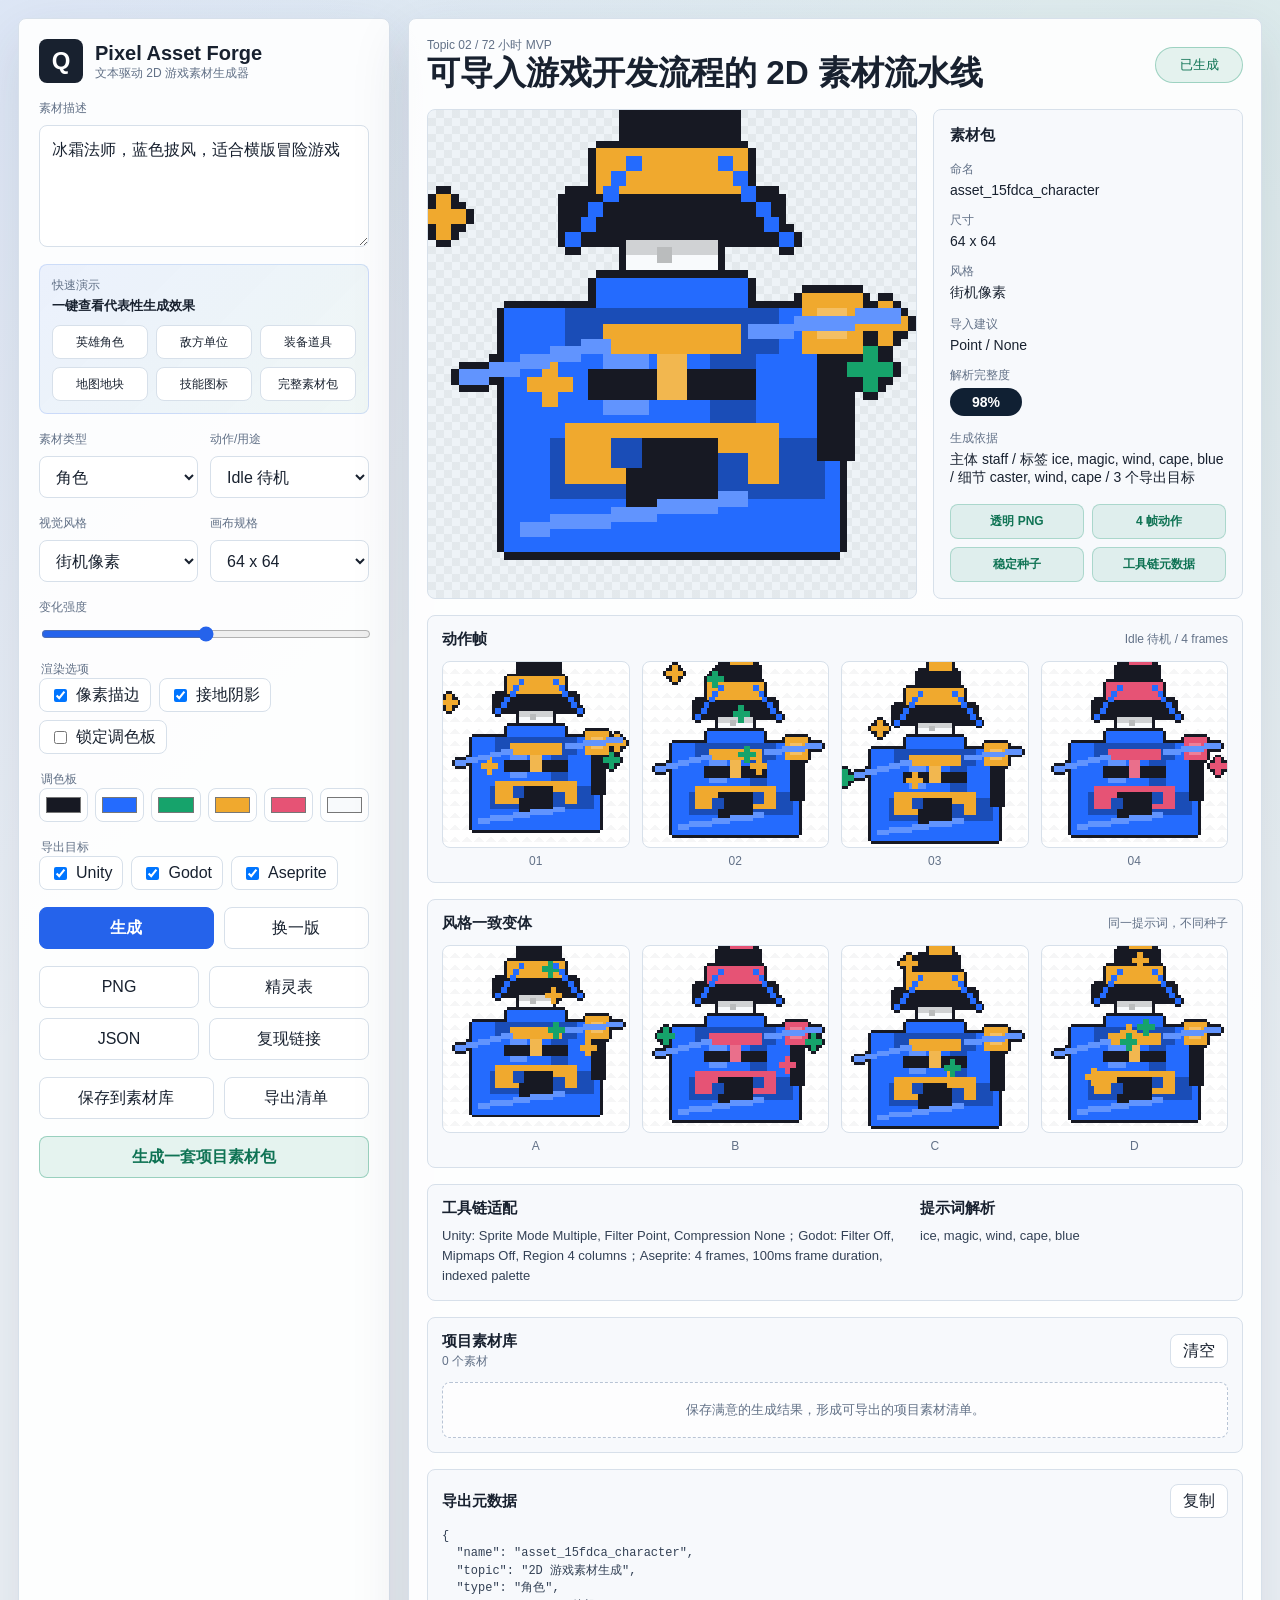
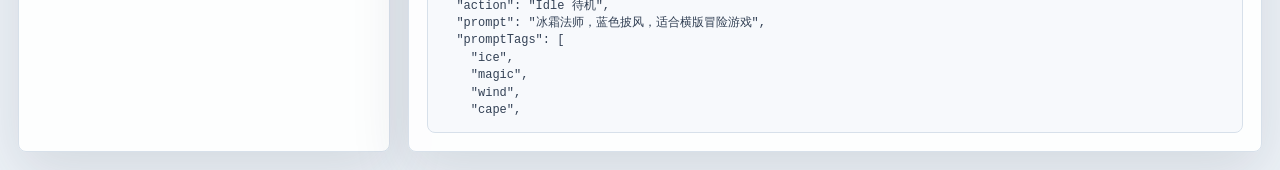
<file: index.html>
<!doctype html>
<html lang="zh-CN">
  <head>
    <meta charset="UTF-8" />
    <meta name="viewport" content="width=device-width, initial-scale=1.0" />
    <title>七牛云训练营 - Pixel Asset Forge</title>
    <link rel="stylesheet" href="./styles.css" />
  </head>
  <body>
    <main class="app-shell">
      <aside class="control-panel" aria-label="生成参数">
        <div class="brand">
          <span class="brand-mark">Q</span>
          <div>
            <h1>Pixel Asset Forge</h1>
            <p>文本驱动 2D 游戏素材生成器</p>
          </div>
        </div>

        <label class="field">
          <span>素材描述</span>
          <textarea id="prompt" rows="4" maxlength="180">冰霜法师，蓝色披风，适合横版冒险游戏</textarea>
        </label>

        <section class="demo-panel" aria-label="高质量演示案例">
          <div class="mini-section-head">
            <span>快速演示</span>
            <strong>一键查看代表性生成效果</strong>
          </div>
          <div class="demo-grid">
            <button type="button" data-demo="hero">英雄角色</button>
            <button type="button" data-demo="enemy">敌方单位</button>
            <button type="button" data-demo="weapon">装备道具</button>
            <button type="button" data-demo="tile">地图地块</button>
            <button type="button" data-demo="ui">技能图标</button>
            <button type="button" data-demo="pack">完整素材包</button>
          </div>
        </section>

        <div class="grid-two">
          <label class="field">
            <span>素材类型</span>
            <select id="assetType">
              <option value="character">角色</option>
              <option value="item">道具</option>
              <option value="tile">地块</option>
              <option value="ui">UI 图标</option>
            </select>
          </label>

          <label class="field">
            <span>动作/用途</span>
            <select id="actionMode">
              <option value="idle">Idle 待机</option>
              <option value="run">Run 奔跑</option>
              <option value="attack">Attack 攻击</option>
              <option value="hit">Hit 受击</option>
            </select>
          </label>
        </div>

        <div class="grid-two">
          <label class="field">
            <span>视觉风格</span>
            <select id="stylePreset">
              <option value="arcade">街机像素</option>
              <option value="fantasy">奇幻冒险</option>
              <option value="sciFi">科幻霓虹</option>
              <option value="cozy">温暖手作</option>
              <option value="forest">森林童话</option>
            </select>
          </label>

          <label class="field">
            <span>画布规格</span>
            <select id="size">
              <option value="32">32 x 32</option>
              <option value="48">48 x 48</option>
              <option value="64" selected>64 x 64</option>
              <option value="96">96 x 96</option>
            </select>
          </label>
        </div>

        <label class="field">
          <span>变化强度</span>
          <input id="variance" type="range" min="1" max="9" value="5" />
        </label>

        <fieldset class="field">
          <legend>渲染选项</legend>
          <div class="chip-row" role="group" aria-label="渲染选项">
            <label><input type="checkbox" id="outline" checked /> 像素描边</label>
            <label><input type="checkbox" id="shadow" checked /> 接地阴影</label>
            <label><input type="checkbox" id="paletteLock" /> 锁定调色板</label>
          </div>
        </fieldset>

        <fieldset class="field">
          <legend>调色板</legend>
          <div class="palette-editor" aria-label="调色板颜色">
            <input id="color0" type="color" aria-label="暗部色" />
            <input id="color1" type="color" aria-label="主色" />
            <input id="color2" type="color" aria-label="辅色" />
            <input id="color3" type="color" aria-label="高光色" />
            <input id="color4" type="color" aria-label="强调色" />
            <input id="color5" type="color" aria-label="浅色" />
          </div>
        </fieldset>

        <fieldset class="field">
          <legend>导出目标</legend>
          <div class="chip-row" role="group" aria-label="导出目标">
            <label><input type="checkbox" id="targetUnity" checked /> Unity</label>
            <label><input type="checkbox" id="targetGodot" checked /> Godot</label>
            <label><input type="checkbox" id="targetAseprite" checked /> Aseprite</label>
          </div>
        </fieldset>

        <div class="button-row">
          <button id="generateBtn" class="primary" type="button">生成</button>
          <button id="randomBtn" type="button">换一版</button>
        </div>

        <div class="button-grid">
          <button id="downloadPngBtn" type="button">PNG</button>
          <button id="downloadSheetBtn" type="button">精灵表</button>
          <button id="downloadMetaBtn" type="button">JSON</button>
          <button id="copyLinkBtn" type="button">复现链接</button>
        </div>

        <div class="button-row">
          <button id="saveLibraryBtn" type="button">保存到素材库</button>
          <button id="downloadLibraryBtn" type="button">导出清单</button>
        </div>

        <button id="generatePackBtn" class="secondary-action" type="button">生成一套项目素材包</button>
      </aside>

      <section class="workbench" aria-label="素材预览">
        <header class="topbar">
          <div>
            <p class="eyebrow">Topic 02 / 72 小时 MVP</p>
            <h2>可导入游戏开发流程的 2D 素材流水线</h2>
          </div>
          <div class="status-pill" id="statusText">已就绪</div>
        </header>

        <section class="preview-layout">
          <div class="preview-stage">
            <canvas id="mainCanvas" width="512" height="512" aria-label="生成结果"></canvas>
          </div>

          <aside class="inspector" aria-label="素材信息">
            <h3>素材包</h3>
            <dl>
              <div>
                <dt>命名</dt>
                <dd id="assetName">frost_mage_character</dd>
              </div>
              <div>
                <dt>尺寸</dt>
                <dd id="assetSize">64 x 64</dd>
              </div>
              <div>
                <dt>风格</dt>
                <dd id="assetStyle">街机像素</dd>
              </div>
              <div>
                <dt>导入建议</dt>
                <dd id="importHint">Point Filter / No Compression</dd>
              </div>
              <div>
                <dt>解析完整度</dt>
                <dd><span id="matchScore" class="score-badge">--</span></dd>
              </div>
              <div>
                <dt>生成依据</dt>
                <dd id="semanticSummary">等待生成</dd>
              </div>
            </dl>
            <div class="quality-grid" aria-label="质量指标">
              <span id="qualityPng">透明 PNG</span>
              <span id="qualityFrames">4 帧动作</span>
              <span id="qualitySeed">稳定种子</span>
              <span id="qualityMeta">工具链元数据</span>
            </div>
          </aside>
        </section>

        <section class="strip-section" aria-label="动作帧">
          <div class="section-head">
            <h3>动作帧</h3>
            <span id="frameLabel">Idle / 4 frames</span>
          </div>
          <div class="canvas-strip">
            <figure>
              <canvas class="motion" width="128" height="128"></canvas>
              <figcaption>01</figcaption>
            </figure>
            <figure>
              <canvas class="motion" width="128" height="128"></canvas>
              <figcaption>02</figcaption>
            </figure>
            <figure>
              <canvas class="motion" width="128" height="128"></canvas>
              <figcaption>03</figcaption>
            </figure>
            <figure>
              <canvas class="motion" width="128" height="128"></canvas>
              <figcaption>04</figcaption>
            </figure>
          </div>
        </section>

        <section class="strip-section" aria-label="生成变体">
          <div class="section-head">
            <h3>风格一致变体</h3>
            <span>同一提示词，不同种子</span>
          </div>
          <div class="canvas-strip">
            <figure>
              <canvas class="variant" width="128" height="128"></canvas>
              <figcaption>A</figcaption>
            </figure>
            <figure>
              <canvas class="variant" width="128" height="128"></canvas>
              <figcaption>B</figcaption>
            </figure>
            <figure>
              <canvas class="variant" width="128" height="128"></canvas>
              <figcaption>C</figcaption>
            </figure>
            <figure>
              <canvas class="variant" width="128" height="128"></canvas>
              <figcaption>D</figcaption>
            </figure>
          </div>
        </section>

        <section class="workflow-panel" aria-label="工作流适配">
          <div>
            <h3>工具链适配</h3>
            <p id="workflowText">Unity / Godot / Aseprite：像素过滤、无压缩、精灵表 4 列。</p>
          </div>
          <div>
            <h3>提示词解析</h3>
            <p id="promptTags">ice, mage, cape</p>
          </div>
        </section>

        <section class="library-panel" aria-label="项目素材库">
          <div class="section-head">
            <div>
              <h3>项目素材库</h3>
              <span id="libraryCount">0 assets</span>
            </div>
            <button id="clearLibraryBtn" type="button">清空</button>
          </div>
          <div class="library-grid" id="libraryGrid">
            <p class="empty-state">保存满意的生成结果，形成可导出的项目素材清单。</p>
          </div>
        </section>

        <section class="metadata-panel">
          <div class="section-head">
            <h3>导出元数据</h3>
            <button id="copyMetaBtn" type="button">复制</button>
          </div>
          <pre id="metadataOutput"></pre>
        </section>
      </section>
    </main>

    <script src="./app.js"></script>
  </body>
</html>
</file>
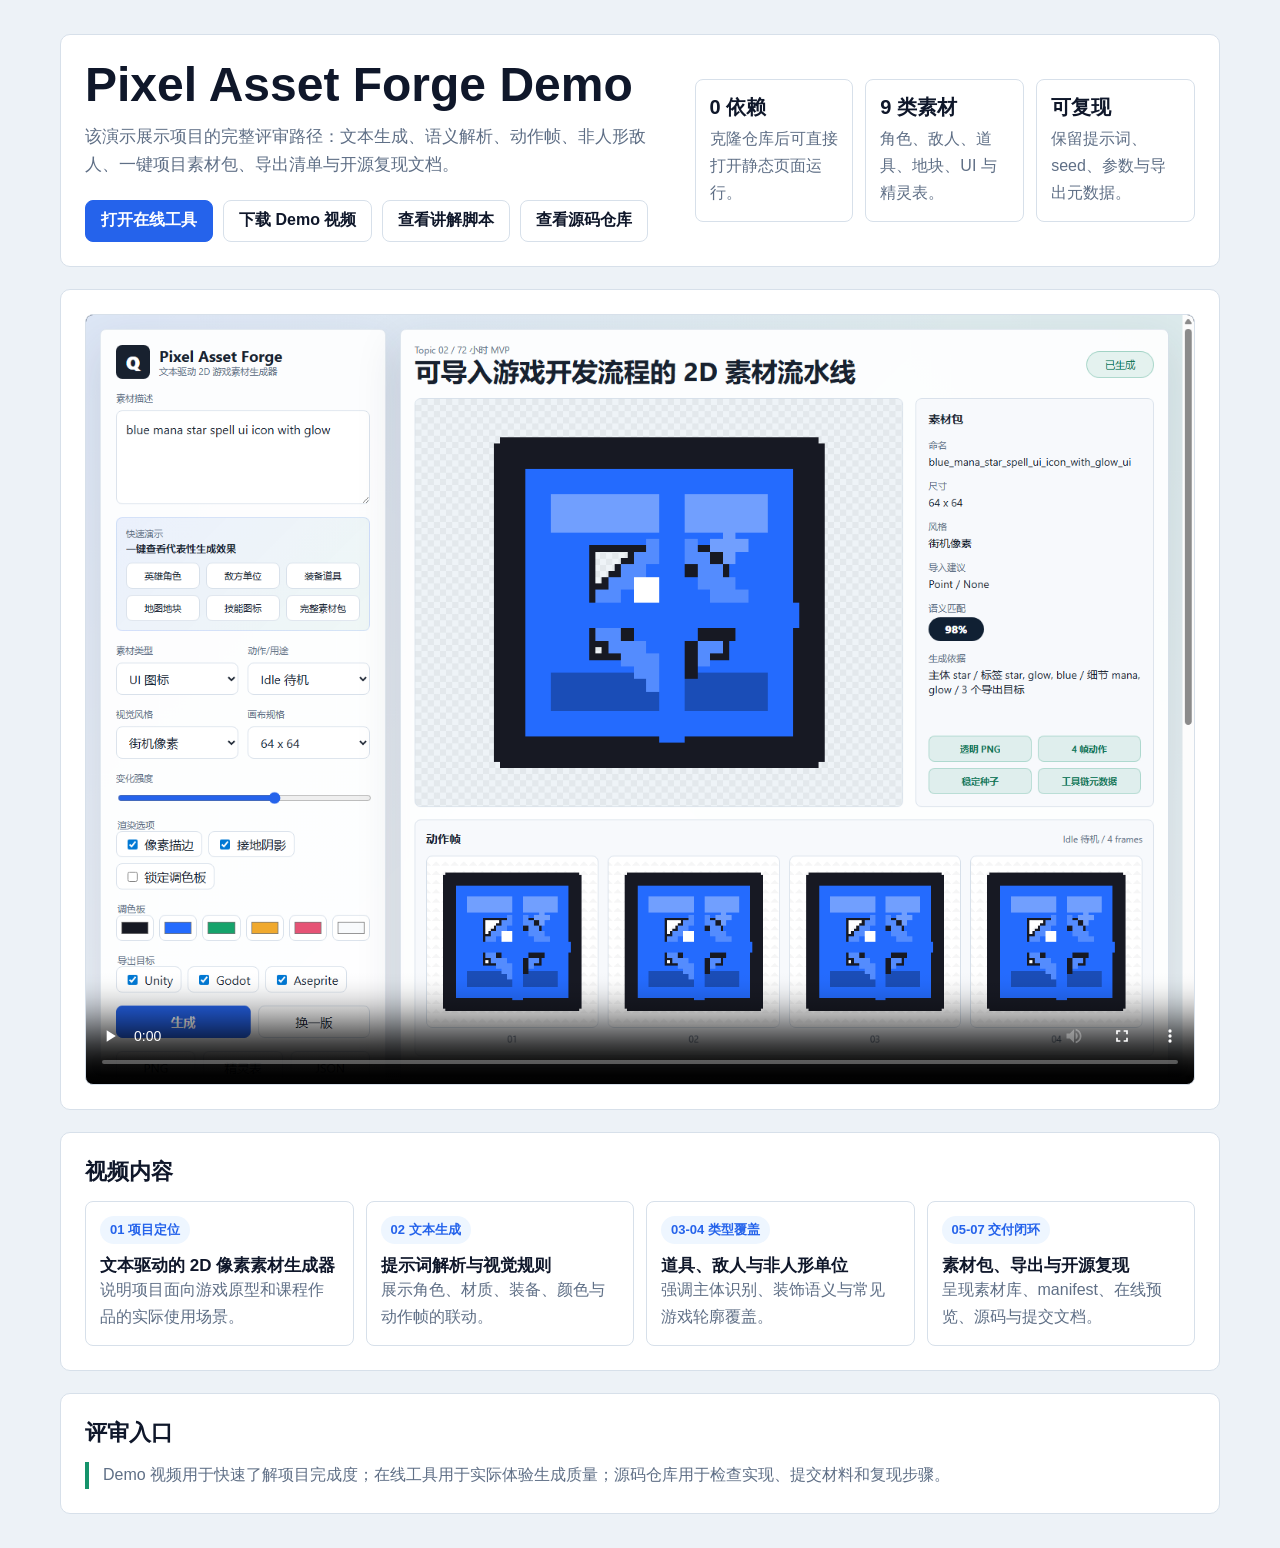
<file: demo/index.html>
<!doctype html>
<html lang="zh-CN">
  <head>
    <meta charset="UTF-8" />
    <meta name="viewport" content="width=device-width, initial-scale=1.0" />
    <title>Pixel Asset Forge Demo</title>
    <style>
      :root {
        color-scheme: light;
        --ink: #0f172a;
        --muted: #5f6f86;
        --line: #d7e0ea;
        --blue: #2563eb;
        --green: #15936b;
        --surface: #ffffff;
        --page: #edf2f7;
      }

      * {
        box-sizing: border-box;
      }

      body {
        margin: 0;
        background: var(--page);
        color: var(--ink);
        font-family: "Segoe UI", "PingFang SC", "Microsoft YaHei", Arial, sans-serif;
      }

      main {
        display: grid;
        gap: 22px;
        width: min(1160px, calc(100% - 32px));
        margin: 0 auto;
        padding: 34px 0;
      }

      header,
      section {
        border: 1px solid var(--line);
        border-radius: 10px;
        background: var(--surface);
        padding: 24px;
      }

      .hero {
        display: grid;
        grid-template-columns: minmax(0, 1.08fr) minmax(280px, 0.92fr);
        gap: 22px;
        align-items: center;
      }

      h1,
      h2,
      h3,
      p {
        margin: 0;
      }

      h1 {
        max-width: 760px;
        font-size: clamp(30px, 4vw, 48px);
        line-height: 1.08;
      }

      h2 {
        font-size: 22px;
      }

      h3 {
        font-size: 17px;
      }

      p {
        color: var(--muted);
        line-height: 1.68;
      }

      .lead {
        margin-top: 12px;
        max-width: 760px;
        font-size: 17px;
      }

      video {
        display: block;
        width: 100%;
        border: 1px solid var(--line);
        border-radius: 8px;
        background: #0f172a;
      }

      .actions {
        display: flex;
        flex-wrap: wrap;
        gap: 10px;
        margin-top: 20px;
      }

      a {
        color: inherit;
      }

      .button {
        display: inline-flex;
        align-items: center;
        justify-content: center;
        min-height: 42px;
        border: 1px solid var(--line);
        border-radius: 8px;
        padding: 0 15px;
        text-decoration: none;
        font-weight: 800;
      }

      .primary {
        border-color: var(--blue);
        background: var(--blue);
        color: #fff;
      }

      .metric-grid,
      .chapter-grid {
        display: grid;
        gap: 12px;
      }

      .metric-grid {
        grid-template-columns: repeat(3, minmax(0, 1fr));
      }

      .chapter-grid {
        grid-template-columns: repeat(4, minmax(0, 1fr));
      }

      .metric,
      .chapter {
        border: 1px solid var(--line);
        border-radius: 8px;
        padding: 14px;
      }

      .metric strong {
        display: block;
        margin-bottom: 5px;
        font-size: 20px;
      }

      .chapter span {
        display: inline-flex;
        align-items: center;
        min-height: 28px;
        margin-bottom: 10px;
        border-radius: 999px;
        background: #eef6ff;
        color: var(--blue);
        padding: 0 10px;
        font-size: 13px;
        font-weight: 800;
      }

      .section-title {
        margin-bottom: 14px;
      }

      .repo-note {
        border-left: 4px solid var(--green);
        padding-left: 14px;
      }

      @media (max-width: 880px) {
        .hero,
        .metric-grid,
        .chapter-grid {
          grid-template-columns: 1fr;
        }
      }
    </style>
  </head>
  <body>
    <main>
      <header class="hero">
        <div>
          <h1>Pixel Asset Forge Demo</h1>
          <p class="lead">
            该演示展示项目的完整评审路径：文本生成、语义解析、动作帧、非人形敌人、一键项目素材包、导出清单与开源复现文档。
          </p>
          <div class="actions">
            <a class="button primary" href="../">打开在线工具</a>
            <a class="button" href="./demo.webm">下载 Demo 视频</a>
            <a class="button" href="../docs/DEMO_SCRIPT.md">查看讲解脚本</a>
            <a class="button" href="https://github.com/yuanlecheng/qiniu-pixel-asset-forge">查看源码仓库</a>
          </div>
        </div>
        <div class="metric-grid" aria-label="项目交付概览">
          <div class="metric">
            <strong>0 依赖</strong>
            <p>克隆仓库后可直接打开静态页面运行。</p>
          </div>
          <div class="metric">
            <strong>9 类素材</strong>
            <p>角色、敌人、道具、地块、UI 与精灵表。</p>
          </div>
          <div class="metric">
            <strong>可复现</strong>
            <p>保留提示词、seed、参数与导出元数据。</p>
          </div>
        </div>
      </header>

      <section>
        <video controls preload="metadata" poster="../docs/assets/preview-main.png">
          <source src="./demo.webm" type="video/webm" />
          当前浏览器不支持 WebM 播放，请下载 demo.webm 查看。
        </video>
      </section>

      <section>
        <h2 class="section-title">视频内容</h2>
        <div class="chapter-grid">
          <div class="chapter">
            <span>01 项目定位</span>
            <h3>文本驱动的 2D 像素素材生成器</h3>
            <p>说明项目面向游戏原型和课程作品的实际使用场景。</p>
          </div>
          <div class="chapter">
            <span>02 文本生成</span>
            <h3>提示词解析与视觉规则</h3>
            <p>展示角色、材质、装备、颜色与动作帧的联动。</p>
          </div>
          <div class="chapter">
            <span>03-04 类型覆盖</span>
            <h3>道具、敌人与非人形单位</h3>
            <p>强调主体识别、装饰语义与常见游戏轮廓覆盖。</p>
          </div>
          <div class="chapter">
            <span>05-07 交付闭环</span>
            <h3>素材包、导出与开源复现</h3>
            <p>呈现素材库、manifest、在线预览、源码与提交文档。</p>
          </div>
        </div>
      </section>

      <section>
        <h2 class="section-title">评审入口</h2>
        <p class="repo-note">
          Demo 视频用于快速了解项目完成度；在线工具用于实际体验生成质量；源码仓库用于检查实现、提交材料和复现步骤。
        </p>
      </section>
    </main>
  </body>
</html>
</file>
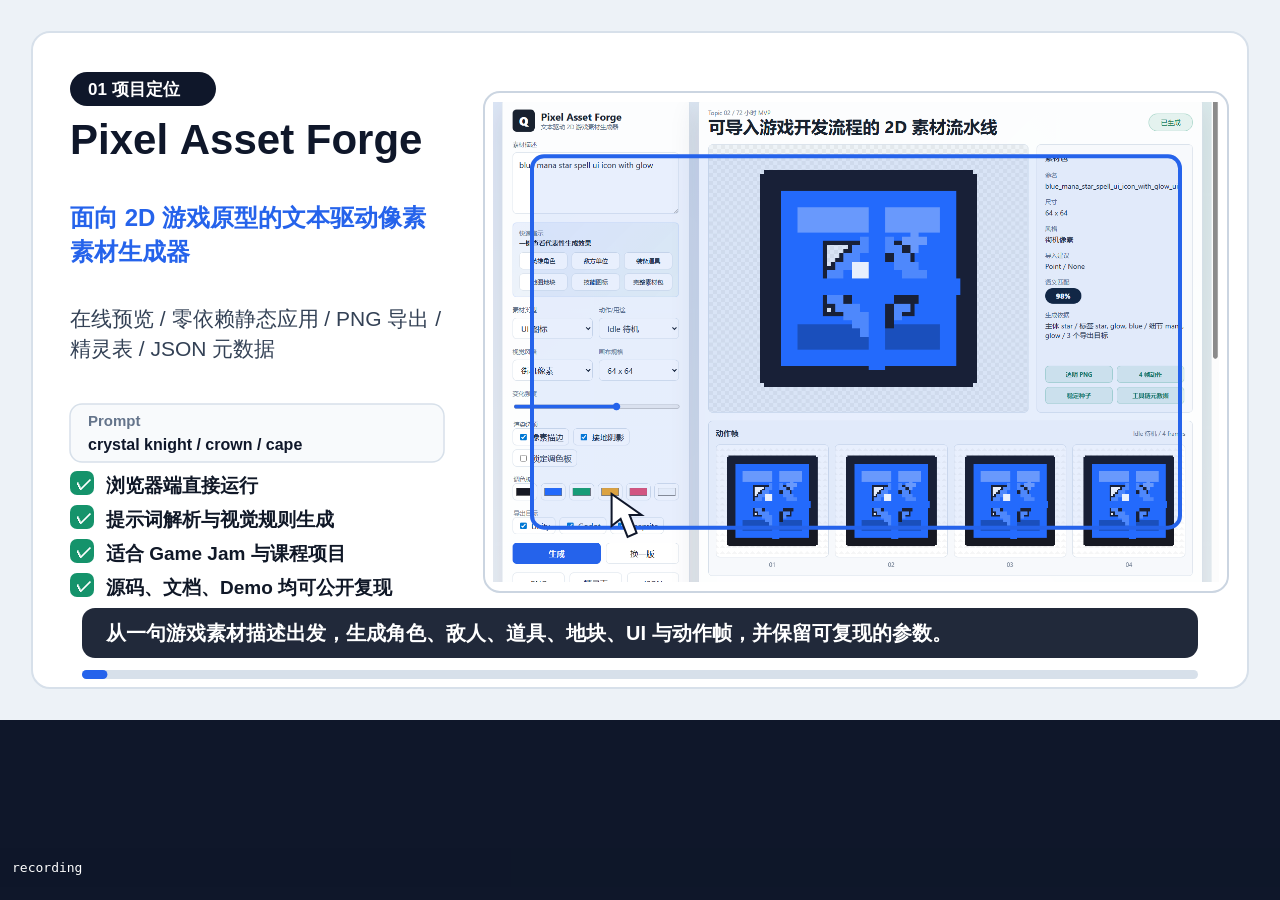
<file: demo/record.html>
<!doctype html>
<html lang="zh-CN">
  <head>
    <meta charset="UTF-8" />
    <title>Pixel Asset Forge Demo Recorder</title>
    <style>
      body {
        margin: 0;
        background: #0f172a;
        color: #fff;
        font-family: "Segoe UI", "PingFang SC", "Microsoft YaHei", Arial, sans-serif;
      }

      canvas {
        display: block;
      }

      #output {
        position: fixed;
        inset: auto 0 0;
        max-height: 34vh;
        overflow: auto;
        padding: 12px;
        background: rgba(15, 23, 42, 0.92);
        white-space: pre-wrap;
        word-break: break-all;
      }
    </style>
  </head>
  <body>
    <canvas id="stage" width="1280" height="720"></canvas>
    <pre id="output">recording</pre>
    <script>
      const slides = [
        {
          chapter: "01 项目定位",
          image: "../docs/assets/preview-main.png",
          title: "Pixel Asset Forge",
          subtitle: "面向 2D 游戏原型的文本驱动像素素材生成器",
          caption: "从一句游戏素材描述出发，生成角色、敌人、道具、地块、UI 与动作帧，并保留可复现的参数。",
          note: "在线预览 / 零依赖静态应用 / PNG 导出 / 精灵表 / JSON 元数据",
          prompt: "crystal knight / crown / cape",
          bullets: ["浏览器端直接运行", "提示词解析与视觉规则生成", "适合 Game Jam 与课程项目", "源码、文档、Demo 均可公开复现"],
          focus: { x: 0.05, y: 0.11, w: 0.9, h: 0.78 },
          cursor: { from: [0.16, 0.82], to: [0.44, 0.43] },
        },
        {
          chapter: "02 文本生成",
          image: "../docs/assets/example-hero.png",
          title: "提示词可解释",
          subtitle: "职业、材质、颜色、装备与特效会被拆解成可视化规则",
          caption: "Demo 展示的是核心能力：不是固定模板换色，而是根据游戏语义组合主体、轮廓、装饰和光效。",
          note: "示例：royal crystal knight with tiny crown and blue cape",
          prompt: "crystal knight / crown / blue cape / idle + attack",
          bullets: ["角色轮廓与装备同步变化", "颜色和材质影响像素高光", "可生成待机、行走、攻击帧", "seed 可记录，方便结果复现"],
          focus: { x: 0.43, y: 0.13, w: 0.44, h: 0.53 },
          cursor: { from: [0.22, 0.78], to: [0.63, 0.39] },
        },
        {
          chapter: "03 道具主体",
          image: "../docs/assets/example-skull-key.png",
          title: "主体优先保真",
          subtitle: "先锁定道具类型，再叠加 skull、glow、emerald 等语义装饰",
          caption: "对于道具类素材，生成逻辑优先保证“key”等主体可识别，再添加纹样、宝石、光效和透明导出。",
          note: "示例：emerald skull key with green glow",
          prompt: "emerald skull key / green glow / transparent PNG",
          bullets: ["key 保持清晰主体", "skull 作为装饰语义", "glow 生成外轮廓特效", "适合背包、掉落物和任务物品"],
          focus: { x: 0.38, y: 0.14, w: 0.5, h: 0.56 },
          cursor: { from: [0.19, 0.75], to: [0.62, 0.43] },
        },
        {
          chapter: "04 敌人与生物",
          image: "../docs/assets/example-slime.png",
          title: "非人形单位",
          subtitle: "slime、ghost、bat、dragon 等常见游戏轮廓不再被压成人形模板",
          caption: "敌人素材会根据关键词切换基础轮廓，并把 crown、poison、trail 等细节叠加到对应位置。",
          note: "示例：green slime enemy with tiny crown",
          prompt: "green slime enemy / tiny crown / bounce animation",
          bullets: ["生物轮廓随提示词变化", "表情、皇冠、毒液等局部可组合", "动作帧与主体结构同步", "适合横版、RPG 与塔防原型"],
          focus: { x: 0.39, y: 0.13, w: 0.48, h: 0.55 },
          cursor: { from: [0.18, 0.8], to: [0.62, 0.44] },
        },
        {
          chapter: "05 一键素材包",
          image: "../docs/assets/preview-pack.png",
          title: "项目素材包",
          subtitle: "一次生成角色、敌人、道具、地块、UI 候选素材",
          caption: "素材库自动收集缩略图、分类、提示词和导出清单，让评审能看到完整工作流，而不是单张图片演示。",
          note: "点击“生成一套项目素材包”后，素材库自动整理 9 个可导出条目",
          prompt: "starter pack / hero / enemy / props / tiles / UI",
          bullets: ["素材库缩略图统一管理", "manifest 清单可导出", "Unity / Godot / Aseprite 建议", "覆盖游戏原型常用资产类型"],
          focus: { x: 0.1, y: 0.5, w: 0.8, h: 0.38 },
          cursor: { from: [0.18, 0.2], to: [0.5, 0.7] },
        },
        {
          chapter: "06 导出复现",
          image: "../docs/assets/preview-main.png",
          title: "开放交付",
          subtitle: "导出 PNG、精灵表与 JSON 元数据，保留提示词、seed 和生成配置",
          caption: "项目以开源仓库形式提交，评审或其他开发者可以克隆、运行、复现、修改并重新导出素材。",
          note: "README / REPRODUCIBILITY / SUBMISSION_CHECKLIST / CI 自检",
          prompt: "export spritesheet + metadata + reproducibility guide",
          bullets: ["无后端服务依赖", "无 npm 安装步骤", "静态页面即可部署", "MIT License，适合作为开源项目继续迭代"],
          focus: { x: 0.58, y: 0.12, w: 0.34, h: 0.66 },
          cursor: { from: [0.24, 0.82], to: [0.75, 0.28] },
        },
        {
          chapter: "07 在线提交材料",
          image: "../docs/assets/preview-pack.png",
          title: "可直接评审",
          subtitle: "在线预览、Demo 视频、源码仓库和复现文档形成完整闭环",
          caption: "评审打开 Demo 页即可看到项目价值；打开在线工具即可实际生成；打开仓库即可检查源码与提交材料。",
          note: "https://yuanlecheng.github.io/qiniu-pixel-asset-forge/",
          prompt: "online preview + demo + source + reproducible project",
          bullets: ["在线预览地址已公开", "Demo 视频展示关键功能", "源码与 Pages 内容同步", "作品提交规则相关材料已补齐"],
          focus: { x: 0.06, y: 0.08, w: 0.88, h: 0.84 },
          cursor: { from: [0.19, 0.78], to: [0.52, 0.46] },
        },
      ];

      const canvas = document.querySelector("#stage");
      const ctx = canvas.getContext("2d");
      const output = document.querySelector("#output");
      const width = canvas.width;
      const height = canvas.height;

      function wait(ms) {
        return new Promise((resolve) => setTimeout(resolve, ms));
      }

      function loadImage(src) {
        return new Promise((resolve, reject) => {
          const image = new Image();
          image.onload = () => resolve(image);
          image.onerror = () => reject(new Error(`无法加载图片：${src}`));
          image.src = src;
        });
      }

      function ease(value) {
        return value < 0.5 ? 2 * value * value : 1 - Math.pow(-2 * value + 2, 2) / 2;
      }

      function roundedRect(x, y, rectWidth, rectHeight, radius) {
        const r = Math.min(radius, rectWidth / 2, rectHeight / 2);
        ctx.beginPath();
        ctx.moveTo(x + r, y);
        ctx.arcTo(x + rectWidth, y, x + rectWidth, y + rectHeight, r);
        ctx.arcTo(x + rectWidth, y + rectHeight, x, y + rectHeight, r);
        ctx.arcTo(x, y + rectHeight, x, y, r);
        ctx.arcTo(x, y, x + rectWidth, y, r);
        ctx.closePath();
      }

      function wrapText(text, x, y, maxWidth, lineHeight, maxLines = 4) {
        const chars = Array.from(text);
        let line = "";
        let lineCount = 0;
        for (const char of chars) {
          const next = line + char;
          if (ctx.measureText(next).width > maxWidth && line) {
            ctx.fillText(line, x, y);
            y += lineHeight;
            line = char.trimStart();
            lineCount += 1;
            if (lineCount >= maxLines - 1) break;
          } else {
            line = next;
          }
        }
        if (line && lineCount < maxLines) ctx.fillText(line, x, y);
        return y + lineHeight;
      }

      function drawCoverImage(image, x, y, boxWidth, boxHeight) {
        const imageRatio = image.width / image.height;
        const boxRatio = boxWidth / boxHeight;
        let sourceX = 0;
        let sourceY = 0;
        let sourceW = image.width;
        let sourceH = image.height;
        if (imageRatio > boxRatio) {
          sourceW = image.height * boxRatio;
          sourceX = (image.width - sourceW) / 2;
        } else {
          sourceH = image.width / boxRatio;
          sourceY = (image.height - sourceH) / 2;
        }
        ctx.drawImage(image, sourceX, sourceY, sourceW, sourceH, x, y, boxWidth, boxHeight);
      }

      function drawCursor(x, y, pulse) {
        ctx.save();
        ctx.translate(x, y);
        ctx.fillStyle = "#ffffff";
        ctx.strokeStyle = "#0f172a";
        ctx.lineWidth = 2;
        ctx.beginPath();
        ctx.moveTo(0, 0);
        ctx.lineTo(0, 32);
        ctx.lineTo(9, 25);
        ctx.lineTo(16, 43);
        ctx.lineTo(25, 39);
        ctx.lineTo(18, 21);
        ctx.lineTo(30, 21);
        ctx.closePath();
        ctx.fill();
        ctx.stroke();
        if (pulse > 0.62) {
          const radius = 18 + Math.sin((pulse - 0.62) * Math.PI * 5) * 7;
          ctx.globalAlpha = 0.28;
          ctx.strokeStyle = "#2563eb";
          ctx.lineWidth = 5;
          ctx.beginPath();
          ctx.arc(6, 8, radius, 0, Math.PI * 2);
          ctx.stroke();
        }
        ctx.restore();
      }

      function drawSlide(slide, image, overallProgress, phase, slideIndex) {
        ctx.fillStyle = "#edf2f7";
        ctx.fillRect(0, 0, width, height);

        ctx.fillStyle = "#ffffff";
        roundedRect(32, 32, 1216, 656, 18);
        ctx.fill();
        ctx.strokeStyle = "#d7e0ea";
        ctx.lineWidth = 2;
        ctx.stroke();

        const leftX = 70;
        const imageX = 496;
        const imageY = 104;
        const imageW = 720;
        const imageH = 476;

        ctx.fillStyle = "#0f172a";
        roundedRect(leftX, 72, 146, 34, 17);
        ctx.fill();
        ctx.fillStyle = "#ffffff";
        ctx.font = "700 17px Segoe UI, PingFang SC, Microsoft YaHei, sans-serif";
        ctx.fillText(slide.chapter, leftX + 18, 95);

        ctx.fillStyle = "#0f172a";
        ctx.font = "800 42px Segoe UI, PingFang SC, Microsoft YaHei, sans-serif";
        wrapText(slide.title, leftX, 154, 392, 48, 2);

        ctx.fillStyle = "#2563eb";
        ctx.font = "700 24px Segoe UI, PingFang SC, Microsoft YaHei, sans-serif";
        wrapText(slide.subtitle, leftX, 226, 372, 34, 3);

        ctx.fillStyle = "#334155";
        ctx.font = "21px Segoe UI, PingFang SC, Microsoft YaHei, sans-serif";
        wrapText(slide.note, leftX, 326, 372, 30, 3);

        ctx.fillStyle = "#f8fafc";
        roundedRect(leftX, 404, 374, 58, 12);
        ctx.fill();
        ctx.strokeStyle = "#d7e0ea";
        ctx.lineWidth = 1.5;
        ctx.stroke();
        ctx.fillStyle = "#64748b";
        ctx.font = "700 15px Segoe UI, PingFang SC, Microsoft YaHei, sans-serif";
        ctx.fillText("Prompt", leftX + 18, 426);
        ctx.fillStyle = "#0f172a";
        ctx.font = "700 16px Consolas, Segoe UI, Microsoft YaHei, sans-serif";
        wrapText(slide.prompt, leftX + 18, 450, 334, 22, 2);

        slide.bullets.forEach((text, index) => {
          const itemY = 492 + index * 34;
          ctx.fillStyle = "#15936b";
          roundedRect(leftX, itemY - 21, 24, 24, 7);
          ctx.fill();
          ctx.fillStyle = "#ffffff";
          ctx.font = "800 16px Segoe UI, PingFang SC, Microsoft YaHei, sans-serif";
          ctx.fillText("✓", leftX + 6, itemY - 3);
          ctx.fillStyle = "#101827";
          ctx.font = "700 19px Segoe UI, PingFang SC, Microsoft YaHei, sans-serif";
          wrapText(text, leftX + 36, itemY, 330, 24, 1);
        });

        ctx.save();
        roundedRect(imageX - 12, imageY - 12, imageW + 24, imageH + 24, 16);
        ctx.fillStyle = "#ffffff";
        ctx.fill();
        ctx.strokeStyle = "#cbd5e1";
        ctx.lineWidth = 2;
        ctx.stroke();
        ctx.clip();
        const zoom = 1 + Math.sin(phase * Math.PI) * 0.018;
        drawCoverImage(
          image,
          imageX - (imageW * zoom - imageW) / 2,
          imageY - (imageH * zoom - imageH) / 2,
          imageW * zoom,
          imageH * zoom,
        );
        ctx.restore();

        const focus = slide.focus;
        const fx = imageX + focus.x * imageW;
        const fy = imageY + focus.y * imageH;
        const fw = focus.w * imageW;
        const fh = focus.h * imageH;
        ctx.fillStyle = "rgba(37, 99, 235, 0.1)";
        roundedRect(fx, fy, fw, fh, 12);
        ctx.fill();
        ctx.strokeStyle = "#2563eb";
        ctx.lineWidth = 4;
        ctx.stroke();

        const pointerT = ease(Math.min(1, Math.max(0, (phase - 0.14) / 0.62)));
        const [sx, sy] = slide.cursor.from;
        const [ex, ey] = slide.cursor.to;
        const cx = imageX + (sx + (ex - sx) * pointerT) * imageW;
        const cy = imageY + (sy + (ey - sy) * pointerT) * imageH;
        drawCursor(cx, cy, phase);

        ctx.fillStyle = "rgba(15, 23, 42, 0.92)";
        roundedRect(82, 608, 1116, 50, 13);
        ctx.fill();
        ctx.fillStyle = "#ffffff";
        ctx.font = "700 20px Segoe UI, PingFang SC, Microsoft YaHei, sans-serif";
        wrapText(slide.caption, 106, 640, 1068, 24, 1);

        ctx.fillStyle = "#d7e0ea";
        roundedRect(82, 670, 1116, 9, 5);
        ctx.fill();
        ctx.fillStyle = slideIndex % 2 === 0 ? "#2563eb" : "#15936b";
        roundedRect(82, 670, 1116 * overallProgress, 9, 5);
        ctx.fill();
      }

      async function main() {
        const images = await Promise.all(slides.map((slide) => loadImage(slide.image)));
        const stream = canvas.captureStream(24);
        const chunks = [];
        const recorder = new MediaRecorder(stream, {
          mimeType: "video/webm;codecs=vp8",
          videoBitsPerSecond: 4200000,
        });
        recorder.ondataavailable = (event) => {
          if (event.data.size) chunks.push(event.data);
        };
        recorder.start(1000);

        const framesPerSlide = 94;
        for (let slideIndex = 0; slideIndex < slides.length; slideIndex += 1) {
          for (let frame = 0; frame < framesPerSlide; frame += 1) {
            const phase = frame / framesPerSlide;
            const overallProgress = (slideIndex + phase) / slides.length;
            drawSlide(slides[slideIndex], images[slideIndex], overallProgress, phase, slideIndex);
            await wait(1000 / 24);
          }
        }
        drawSlide(slides[slides.length - 1], images[images.length - 1], 1, 1, slides.length - 1);
        await wait(500);
        recorder.stop();
        await new Promise((resolve) => {
          recorder.onstop = resolve;
        });
        const blob = new Blob(chunks, { type: "video/webm" });
        const bytes = new Uint8Array(await blob.arrayBuffer());
        let binary = "";
        for (let i = 0; i < bytes.length; i += 1) {
          binary += String.fromCharCode(bytes[i]);
        }
        output.textContent = `WEBM_BASE64:${btoa(binary)}`;
      }

      main().catch((error) => {
        output.textContent = `ERROR:${error.message}`;
      });
    </script>
  </body>
</html>
</file>
<file: styles.css>
:root {
  color-scheme: light;
  --ink: #18212f;
  --muted: #627187;
  --panel: #f7f9fc;
  --surface: #ffffff;
  --line: #d7e0ea;
  --blue: #2563eb;
  --green: #15936b;
  --gold: #d99b20;
  --rose: #d84f72;
  --canvas: #eef3f7;
  --shadow: 0 20px 58px rgba(35, 48, 73, 0.13);
}

* {
  box-sizing: border-box;
}

body {
  margin: 0;
  min-height: 100vh;
  background:
    linear-gradient(135deg, rgba(37, 99, 235, 0.08), transparent 35%),
    linear-gradient(225deg, rgba(21, 147, 107, 0.08), transparent 40%),
    #edf2f7;
  color: var(--ink);
  font-family:
    Inter, "Segoe UI", "PingFang SC", "Microsoft YaHei", Arial, sans-serif;
}

button,
textarea,
select,
input {
  font: inherit;
}

button {
  min-height: 42px;
  border: 1px solid var(--line);
  border-radius: 8px;
  background: var(--surface);
  color: var(--ink);
  cursor: pointer;
  transition:
    transform 160ms ease,
    border-color 160ms ease,
    background 160ms ease;
}

button:hover {
  transform: translateY(-1px);
  border-color: #aebbd0;
}

button:active {
  transform: translateY(0);
}

.primary {
  border-color: var(--blue);
  background: var(--blue);
  color: #fff;
  font-weight: 700;
}

.app-shell {
  display: grid;
  grid-template-columns: minmax(304px, 372px) minmax(0, 1fr);
  gap: 18px;
  min-height: 100vh;
  padding: 18px;
}

.control-panel,
.workbench {
  border: 1px solid var(--line);
  border-radius: 8px;
  background: rgba(255, 255, 255, 0.9);
  box-shadow: var(--shadow);
}

.control-panel {
  display: flex;
  flex-direction: column;
  gap: 17px;
  padding: 20px;
}

.brand {
  display: flex;
  align-items: center;
  gap: 12px;
}

.brand-mark {
  display: grid;
  place-items: center;
  flex: 0 0 auto;
  width: 44px;
  height: 44px;
  border-radius: 8px;
  background: var(--ink);
  color: #fff;
  font-size: 24px;
  font-weight: 800;
}

h1,
h2,
h3,
p,
figure {
  margin: 0;
}

h1 {
  font-size: 20px;
  line-height: 1.2;
}

h2 {
  max-width: 860px;
  font-size: clamp(22px, 2.6vw, 34px);
  line-height: 1.16;
}

h3 {
  font-size: 15px;
}

.brand p,
.eyebrow,
.field span,
legend,
dt,
figcaption,
.section-head span {
  color: var(--muted);
  font-size: 12px;
}

.field {
  display: grid;
  gap: 8px;
  margin: 0;
  border: 0;
  padding: 0;
}

.demo-panel {
  display: grid;
  gap: 10px;
  border: 1px solid rgba(37, 99, 235, 0.16);
  border-radius: 8px;
  background: linear-gradient(135deg, rgba(37, 99, 235, 0.08), rgba(21, 147, 107, 0.06));
  padding: 12px;
}

.mini-section-head {
  display: grid;
  gap: 3px;
}

.mini-section-head span {
  color: var(--muted);
  font-size: 12px;
}

.mini-section-head strong {
  font-size: 13px;
}

.demo-grid {
  display: grid;
  grid-template-columns: repeat(3, minmax(0, 1fr));
  gap: 8px;
}

.demo-grid button {
  min-height: 34px;
  padding: 0 8px;
  font-size: 12px;
}

textarea,
select {
  width: 100%;
  border: 1px solid var(--line);
  border-radius: 8px;
  background: #fff;
  color: var(--ink);
  outline: none;
}

textarea:focus,
select:focus,
button:focus-visible {
  outline: 2px solid rgba(37, 99, 235, 0.32);
  outline-offset: 2px;
}

textarea {
  min-height: 104px;
  resize: vertical;
  padding: 12px;
  line-height: 1.5;
}

select {
  height: 42px;
  padding: 0 12px;
}

input[type="range"] {
  width: 100%;
  accent-color: var(--blue);
}

input[type="color"] {
  width: 100%;
  height: 34px;
  border: 1px solid var(--line);
  border-radius: 8px;
  background: #fff;
  padding: 4px;
}

.grid-two {
  display: grid;
  grid-template-columns: 1fr 1fr;
  gap: 12px;
}

.chip-row {
  display: flex;
  flex-wrap: wrap;
  gap: 8px;
}

.chip-row label {
  display: inline-flex;
  align-items: center;
  gap: 6px;
  min-height: 34px;
  border: 1px solid var(--line);
  border-radius: 8px;
  background: #fff;
  padding: 0 10px;
}

.palette-editor {
  display: grid;
  grid-template-columns: repeat(6, 1fr);
  gap: 7px;
}

.button-row,
.button-grid {
  display: grid;
  gap: 10px;
}

.button-row {
  grid-template-columns: 1.2fr 1fr;
}

.button-grid {
  grid-template-columns: repeat(2, 1fr);
}

.secondary-action {
  border-color: rgba(21, 147, 107, 0.36);
  background: rgba(21, 147, 107, 0.1);
  color: #0f7354;
  font-weight: 700;
}

.workbench {
  display: grid;
  grid-template-columns: minmax(0, 1fr);
  grid-template-rows: auto minmax(320px, 1fr) auto auto auto;
  gap: 16px;
  min-width: 0;
  overflow: hidden;
  padding: 18px;
}

.topbar,
.section-head {
  display: flex;
  align-items: center;
  justify-content: space-between;
  gap: 16px;
}

.status-pill {
  flex: 0 0 auto;
  min-width: 88px;
  border: 1px solid rgba(21, 147, 107, 0.34);
  border-radius: 999px;
  background: rgba(21, 147, 107, 0.1);
  color: #0f7354;
  padding: 8px 12px;
  text-align: center;
  font-size: 13px;
}

.preview-layout {
  display: grid;
  grid-template-columns: minmax(290px, 1fr) minmax(230px, 310px);
  gap: 16px;
  min-width: 0;
  min-height: 0;
}

.preview-stage {
  display: grid;
  place-items: center;
  min-width: 0;
  min-height: 380px;
  border: 1px solid var(--line);
  border-radius: 8px;
  background:
    linear-gradient(45deg, rgba(24, 33, 47, 0.05) 25%, transparent 25%),
    linear-gradient(-45deg, rgba(24, 33, 47, 0.05) 25%, transparent 25%),
    linear-gradient(45deg, transparent 75%, rgba(24, 33, 47, 0.05) 75%),
    linear-gradient(-45deg, transparent 75%, rgba(24, 33, 47, 0.05) 75%),
    var(--canvas);
  background-position:
    0 0,
    0 8px,
    8px -8px,
    -8px 0;
  background-size: 16px 16px;
}

#mainCanvas {
  width: min(69vmin, 530px);
  height: auto;
  aspect-ratio: 1;
  max-width: 100%;
  image-rendering: pixelated;
}

.inspector,
.metadata-panel,
.workflow-panel,
.library-panel,
.strip-section {
  border: 1px solid var(--line);
  border-radius: 8px;
  background: var(--panel);
}

.inspector {
  display: flex;
  flex-direction: column;
  gap: 16px;
  padding: 16px;
}

dl {
  display: grid;
  gap: 14px;
  margin: 0;
}

dd {
  margin: 4px 0 0;
  font-size: 14px;
  overflow-wrap: anywhere;
}

.score-badge {
  display: inline-grid;
  min-width: 72px;
  border-radius: 999px;
  background: #102033;
  color: #fff;
  padding: 6px 10px;
  text-align: center;
  font-weight: 800;
}

.quality-grid {
  display: grid;
  grid-template-columns: 1fr 1fr;
  gap: 8px;
  margin-top: auto;
}

.quality-grid span {
  min-height: 32px;
  border: 1px solid rgba(37, 99, 235, 0.18);
  border-radius: 8px;
  background: rgba(37, 99, 235, 0.06);
  color: #1f4bb2;
  padding: 8px;
  font-size: 12px;
  text-align: center;
}

.quality-grid span.ready {
  border-color: rgba(21, 147, 107, 0.26);
  background: rgba(21, 147, 107, 0.1);
  color: #0f7354;
  font-weight: 700;
}

.strip-section {
  display: grid;
  gap: 12px;
  min-width: 0;
  padding: 14px;
}

.canvas-strip {
  display: grid;
  grid-template-columns: repeat(4, minmax(82px, 1fr));
  gap: 12px;
  min-width: 0;
}

.canvas-strip figure {
  display: grid;
  gap: 6px;
  min-width: 0;
}

.variant,
.motion {
  width: 100%;
  aspect-ratio: 1;
  border: 1px solid var(--line);
  border-radius: 8px;
  background:
    linear-gradient(45deg, rgba(24, 33, 47, 0.04) 25%, transparent 25%),
    linear-gradient(-45deg, rgba(24, 33, 47, 0.04) 25%, transparent 25%),
    #fff;
  background-size: 12px 12px;
  image-rendering: pixelated;
}

figcaption {
  text-align: center;
}

.workflow-panel {
  display: grid;
  grid-template-columns: 1.2fr 0.8fr;
  gap: 16px;
  padding: 14px;
}

.workflow-panel p {
  margin-top: 8px;
  color: #334155;
  font-size: 13px;
  line-height: 1.55;
}

.library-panel {
  display: grid;
  gap: 12px;
  padding: 14px;
}

.library-panel .section-head button {
  min-height: 34px;
  padding: 0 12px;
}

.library-grid {
  display: grid;
  grid-template-columns: repeat(3, minmax(0, 1fr));
  gap: 12px;
}

.empty-state {
  grid-column: 1 / -1;
  border: 1px dashed #b8c4d5;
  border-radius: 8px;
  background: rgba(255, 255, 255, 0.68);
  color: var(--muted);
  padding: 18px;
  text-align: center;
  font-size: 13px;
}

.library-card {
  display: grid;
  grid-template-columns: 72px minmax(0, 1fr);
  gap: 10px;
  min-width: 0;
  border: 1px solid var(--line);
  border-radius: 8px;
  background: #fff;
  padding: 10px;
}

.library-card img {
  width: 72px;
  height: 72px;
  border: 1px solid var(--line);
  border-radius: 8px;
  background:
    linear-gradient(45deg, rgba(24, 33, 47, 0.04) 25%, transparent 25%),
    linear-gradient(-45deg, rgba(24, 33, 47, 0.04) 25%, transparent 25%),
    #fff;
  background-size: 10px 10px;
  image-rendering: pixelated;
  object-fit: contain;
}

.library-card-body {
  display: grid;
  gap: 6px;
  min-width: 0;
}

.library-card h4 {
  margin: 0;
  overflow: hidden;
  font-size: 13px;
  text-overflow: ellipsis;
  white-space: nowrap;
}

.library-card p {
  color: #475569;
  font-size: 12px;
  line-height: 1.35;
}

.library-tags {
  overflow: hidden;
  text-overflow: ellipsis;
  white-space: nowrap;
}

.library-actions {
  display: grid;
  grid-template-columns: 1fr 1fr;
  gap: 6px;
}

.library-actions button {
  min-height: 30px;
  padding: 0 8px;
  font-size: 12px;
}

.metadata-panel {
  min-height: 154px;
  padding: 14px;
}

.metadata-panel .section-head button {
  min-height: 34px;
  padding: 0 12px;
}

pre {
  max-height: 190px;
  margin: 10px 0 0;
  overflow: auto;
  color: #334155;
  font-size: 12px;
  line-height: 1.45;
  white-space: pre-wrap;
}

@media (max-width: 980px) {
  .app-shell,
  .preview-layout {
    grid-template-columns: 1fr;
  }

  .app-shell {
    padding: 12px;
  }

  .control-panel,
  .workbench {
    box-shadow: 0 12px 34px rgba(35, 48, 73, 0.11);
  }
}

@media (max-width: 620px) {
  html,
  body {
    overflow-x: hidden;
  }

  .app-shell,
  .control-panel,
  .workbench {
    min-width: 0;
    width: 100%;
  }

  .grid-two,
  .button-row,
  .button-grid,
  .workflow-panel,
  .library-grid {
    grid-template-columns: 1fr;
  }

  .canvas-strip {
    grid-template-columns: repeat(2, minmax(0, 1fr));
  }

  .topbar,
  .section-head {
    align-items: flex-start;
    flex-direction: column;
  }

  .preview-stage {
    min-height: 284px;
  }

  #mainCanvas {
    width: min(100%, 284px);
  }

  .palette-editor {
    grid-template-columns: repeat(3, 1fr);
  }

  .chip-row label {
    flex: 1 1 100%;
  }

  .demo-grid {
    grid-template-columns: repeat(2, minmax(0, 1fr));
  }
}
</file>
